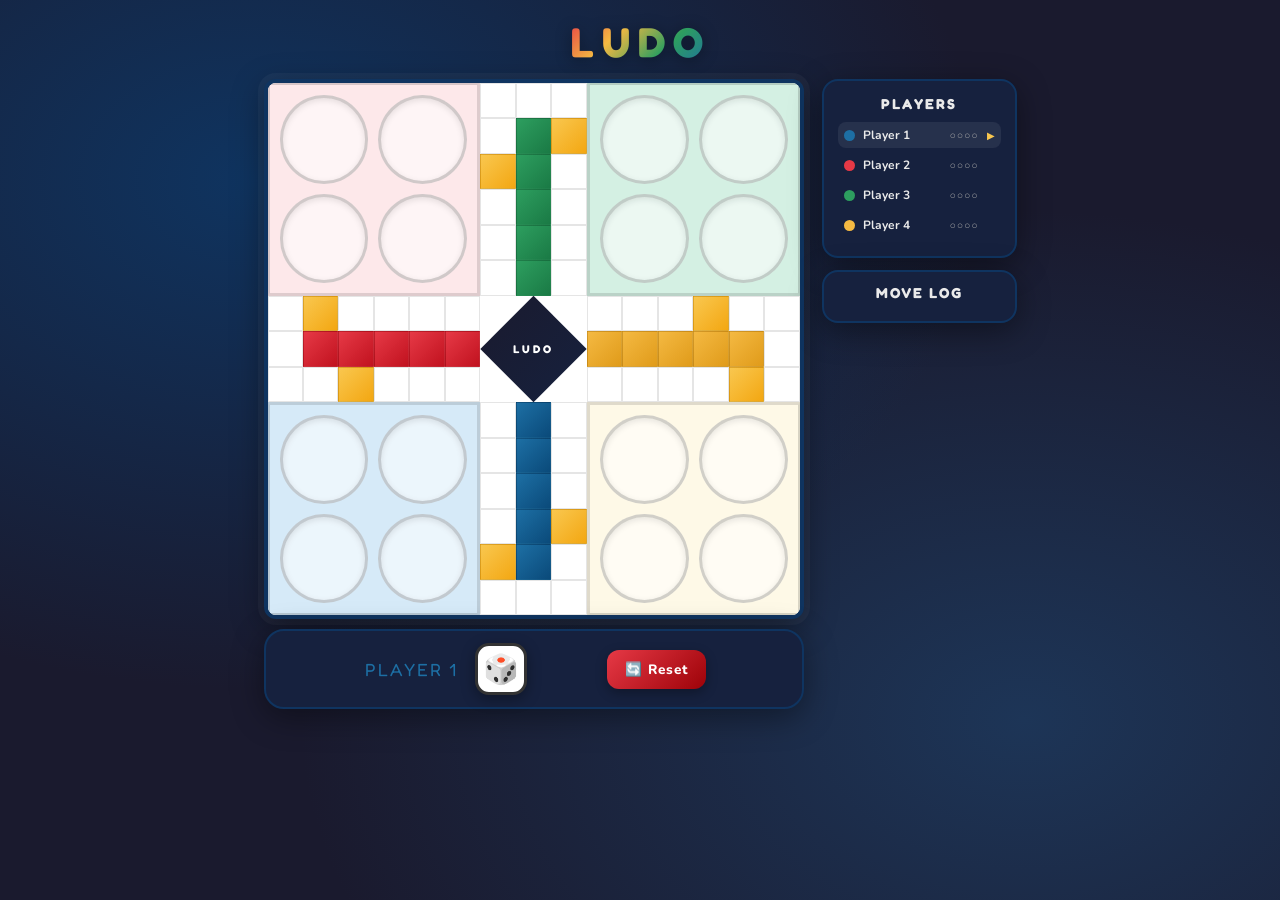
<file: index.html>
<!DOCTYPE html>
<html lang="en">

<head>
  <meta charset="UTF-8">
  <meta name="viewport" content="width=device-width, initial-scale=1.0">
  <title>LUDO</title>
  <link href="https://fonts.googleapis.com/css2?family=Fredoka+One&family=Nunito:wght@400;600;700;800&display=swap"
    rel="stylesheet">
  <style>
    :root {
      --red: #e63946;
      --green: #2d9e5f;
      --blue: #1d6fa4;
      --yellow: #f4b942;
      --red-light: #fde8ea;
      --green-light: #d4f0e3;
      --blue-light: #d6eaf8;
      --yellow-light: #fef9e7;
      --bg: #1a1a2e;
      --card: #16213e;
      --border: #0f3460;
      --text: #eaeaea;
      --safe-gold: #f9c74f;
      --shadow: 0 8px 32px rgba(0, 0, 0, 0.4);
    }

    * {
      box-sizing: border-box;
      margin: 0;
      padding: 0;
    }

    body {
      font-family: 'Nunito', sans-serif;
      background: var(--bg);
      min-height: 100vh;
      display: flex;
      flex-direction: column;
      align-items: center;
      padding: 16px;
      background-image:
        radial-gradient(ellipse at 20% 20%, #0f3460 0%, transparent 50%),
        radial-gradient(ellipse at 80% 80%, #1d3557 0%, transparent 50%);
    }

    h1 {
      font-family: 'Fredoka One', cursive;
      font-size: clamp(1.8rem, 6vw, 2.6rem);
      letter-spacing: 8px;
      background: linear-gradient(135deg, var(--red), var(--yellow), var(--green), var(--blue));
      -webkit-background-clip: text;
      -webkit-text-fill-color: transparent;
      background-clip: text;
      margin-bottom: 12px;
      filter: drop-shadow(0 2px 8px rgba(0, 0, 0, 0.4));
    }

    /* ── LAYOUT ── */
    .layout {
      display: flex;
      gap: 18px;
      align-items: flex-start;
      width: 100%;
      max-width: 780px;
      justify-content: center;
    }

    /* ── BOARD ── */
    .board-wrap {
      display: flex;
      flex-direction: column;
      align-items: center;
      gap: 10px;
    }

    .main {
      width: min(540px, 95vw);
      height: min(540px, 95vw);
      border: 4px solid #0f3460;
      display: grid;
      grid-template-columns: repeat(15, 1fr);
      grid-template-rows: repeat(15, 1fr);
      border-radius: 12px;
      overflow: hidden;
      box-shadow: var(--shadow), 0 0 0 6px rgba(255, 255, 255, 0.04);
      background: #fff;
      flex-shrink: 0;
    }

    .main>* {
      box-sizing: border-box;
      display: flex;
      justify-content: center;
      align-items: center;
    }

    .inner {
      border: 2px solid rgba(0, 0, 0, 0.15);
      display: grid;
      grid-template-columns: 1fr 1fr;
      grid-template-rows: 1fr 1fr;
      gap: 10px;
      padding: 10px;
    }

    .inner:nth-child(1) {
      grid-area: 1/1/7/7;
      background: var(--red-light);
      border-right: 3px solid rgba(0, 0, 0, 0.12);
      border-bottom: 3px solid rgba(0, 0, 0, 0.12);
    }

    .inner:nth-child(2) {
      grid-area: 1/10/7/16;
      background: var(--green-light);
      border-left: 3px solid rgba(0, 0, 0, 0.12);
      border-bottom: 3px solid rgba(0, 0, 0, 0.12);
    }

    .inner:nth-child(3) {
      grid-area: 10/1/16/7;
      background: var(--blue-light);
      border-right: 3px solid rgba(0, 0, 0, 0.12);
      border-top: 3px solid rgba(0, 0, 0, 0.12);
    }

    .inner:nth-child(4) {
      grid-area: 10/10/16/16;
      background: var(--yellow-light);
      border-left: 3px solid rgba(0, 0, 0, 0.12);
      border-top: 3px solid rgba(0, 0, 0, 0.12);
    }

    .home-circle {
      width: 100%;
      height: 100%;
      border-radius: 50%;
      border: 3px solid rgba(0, 0, 0, 0.18);
      background: rgba(255, 255, 255, 0.55);
      box-shadow: inset 0 2px 6px rgba(0, 0, 0, 0.1);
    }

    .middle {
      grid-area: 7/7/10/10;
      background: linear-gradient(135deg, #1a1a2e, #16213e);
      clip-path: polygon(50% 0%, 100% 50%, 50% 100%, 0% 50%);
      border: none;
      z-index: 2;
    }

    .middle h2 {
      font-family: 'Fredoka One', cursive;
      font-size: 0.7rem;
      letter-spacing: 3px;
      color: #fff;
    }

    .play-box {
      border: none;
      display: grid;
      gap: 0;
    }

    .play-box:nth-of-type(6) {
      grid-area: 7/1/10/7;
      grid-template-columns: repeat(6, 1fr);
      grid-template-rows: repeat(3, 1fr);
    }

    .play-box:nth-of-type(7) {
      grid-area: 1/7/7/10;
      grid-template-columns: repeat(3, 1fr);
      grid-template-rows: repeat(6, 1fr);
    }

    .play-box:nth-of-type(8) {
      grid-area: 7/10/10/16;
      grid-template-columns: repeat(6, 1fr);
      grid-template-rows: repeat(3, 1fr);
    }

    .play-box:nth-of-type(9) {
      grid-area: 10/7/16/10;
      grid-template-columns: repeat(3, 1fr);
      grid-template-rows: repeat(6, 1fr);
    }

    .box {
      width: 100%;
      height: 100%;
      border: 1px solid rgba(0, 0, 0, 0.1);
      background: #fff;
      cursor: default;
      font-size: 0.6rem;
      font-weight: 800;
      font-family: 'Nunito', sans-serif;
      position: relative;
      overflow: hidden;
    }

    /* Colour corridors */
    .play-box:nth-of-type(6) .box:nth-child(8),
    .play-box:nth-of-type(6) .box:nth-child(9),
    .play-box:nth-of-type(6) .box:nth-child(10),
    .play-box:nth-of-type(6) .box:nth-child(11),
    .play-box:nth-of-type(6) .box:nth-child(12) {
      background: linear-gradient(135deg, #e63946, #c1121f);
    }

    .play-box:nth-of-type(7) .box:nth-child(5),
    .play-box:nth-of-type(7) .box:nth-child(8),
    .play-box:nth-of-type(7) .box:nth-child(11),
    .play-box:nth-of-type(7) .box:nth-child(14),
    .play-box:nth-of-type(7) .box:nth-child(17) {
      background: linear-gradient(135deg, #2d9e5f, #1a7a45);
    }

    .play-box:nth-of-type(8) .box:nth-child(7),
    .play-box:nth-of-type(8) .box:nth-child(8),
    .play-box:nth-of-type(8) .box:nth-child(9),
    .play-box:nth-of-type(8) .box:nth-child(10),
    .play-box:nth-of-type(8) .box:nth-child(11) {
      background: linear-gradient(135deg, #f4b942, #e09b1a);
    }

    .play-box:nth-of-type(9) .box:nth-child(2),
    .play-box:nth-of-type(9) .box:nth-child(5),
    .play-box:nth-of-type(9) .box:nth-child(8),
    .play-box:nth-of-type(9) .box:nth-child(11),
    .play-box:nth-of-type(9) .box:nth-child(14) {
      background: linear-gradient(135deg, #1d6fa4, #0a4a7a);
    }

    /* Safe squares */
    .play-box:nth-of-type(6) .box:nth-child(2),
    .play-box:nth-of-type(6) .box:nth-child(15),
    .play-box:nth-of-type(7) .box:nth-child(6),
    .play-box:nth-of-type(7) .box:nth-child(7),
    .play-box:nth-of-type(8) .box:nth-child(4),
    .play-box:nth-of-type(8) .box:nth-child(17),
    .play-box:nth-of-type(9) .box:nth-child(12),
    .play-box:nth-of-type(9) .box:nth-child(13) {
      background: linear-gradient(135deg, #f9c74f, #f3a712);
    }

    .box.highlight {
      border: 3px solid #ff6b35 !important;
      cursor: pointer;
      z-index: 5;
      animation: pulse 0.75s ease-in-out infinite alternate;
    }

    @keyframes pulse {
      from {
        box-shadow: 0 0 6px rgba(255, 107, 53, 0.5);
      }

      to {
        box-shadow: 0 0 16px rgba(255, 107, 53, 1), 0 0 4px #fff;
      }
    }

    /* ── TOKEN ── */
    .token {
      width: 76%;
      height: 76%;
      border-radius: 50%;
      border: 2.5px solid rgba(255, 255, 255, 0.9);
      display: flex;
      align-items: center;
      justify-content: center;
      font-size: 0.58rem;
      font-weight: 800;
      color: #fff;
      box-shadow: 0 2px 6px rgba(0, 0, 0, 0.4);
      text-shadow: 0 1px 2px rgba(0, 0, 0, 0.5);
      position: absolute;
    }

    .token.bounce {
      animation: tokenBounce 0.4s cubic-bezier(0.34, 1.56, 0.64, 1);
    }

    @keyframes tokenBounce {
      from {
        transform: scale(0.4);
        opacity: 0.5;
      }

      to {
        transform: scale(1);
        opacity: 1;
      }
    }

    .token.captured {
      animation: tokenCapture 0.32s ease forwards;
    }

    @keyframes tokenCapture {
      0% {
        transform: scale(1);
        opacity: 1;
      }

      50% {
        transform: scale(1.6);
        opacity: 0.6;
      }

      100% {
        transform: scale(0);
        opacity: 0;
      }
    }

    /* ── SIDE PANEL ── */
    .side-panel {
      display: flex;
      flex-direction: column;
      gap: 12px;
      width: 195px;
    }

    .scoreboard {
      background: var(--card);
      border: 2px solid var(--border);
      border-radius: 16px;
      padding: 14px;
      box-shadow: var(--shadow);
    }

    .scoreboard h3 {
      font-family: 'Fredoka One', cursive;
      font-size: 0.9rem;
      color: var(--text);
      letter-spacing: 2px;
      margin-bottom: 10px;
      text-align: center;
    }

    .score-row {
      display: flex;
      align-items: center;
      gap: 8px;
      padding: 5px 6px;
      border-radius: 8px;
      margin-bottom: 4px;
      transition: background 0.3s;
    }

    .score-row.active-turn {
      background: rgba(255, 255, 255, 0.07);
    }

    .score-dot {
      width: 11px;
      height: 11px;
      border-radius: 50%;
      flex-shrink: 0;
    }

    .score-name {
      font-size: 0.75rem;
      font-weight: 700;
      color: var(--text);
      flex: 1;
    }

    .score-pip {
      font-size: 0.65rem;
      color: #aaa;
      letter-spacing: 1px;
    }

    .turn-arrow {
      font-size: 0.65rem;
      color: #f9c74f;
      opacity: 0;
      transition: opacity 0.2s;
    }

    .score-row.active-turn .turn-arrow {
      opacity: 1;
    }

    .log-box {
      background: var(--card);
      border: 2px solid var(--border);
      border-radius: 16px;
      padding: 12px;
      box-shadow: var(--shadow);
    }

    .log-box h3 {
      font-family: 'Fredoka One', cursive;
      font-size: 0.9rem;
      color: var(--text);
      letter-spacing: 2px;
      margin-bottom: 8px;
      text-align: center;
    }

    .log-list {
      display: flex;
      flex-direction: column;
      gap: 4px;
      max-height: 180px;
      overflow-y: auto;
      scrollbar-width: none;
    }

    .log-list::-webkit-scrollbar {
      display: none;
    }

    .log-entry {
      font-size: 0.68rem;
      color: #bbb;
      padding: 3px 7px;
      border-radius: 6px;
      background: rgba(255, 255, 255, 0.04);
      animation: logSlide 0.3s ease;
      border-left: 3px solid transparent;
    }

    @keyframes logSlide {
      from {
        opacity: 0;
        transform: translateY(-5px);
      }

      to {
        opacity: 1;
        transform: translateY(0);
      }
    }

    /* ── DICE PANEL ── */
    .dice-panel {
      display: flex;
      align-items: center;
      gap: 14px;
      background: var(--card);
      border: 2px solid var(--border);
      border-radius: 20px;
      padding: 12px 18px;
      box-shadow: var(--shadow);
      flex-wrap: wrap;
      justify-content: center;
      width: min(540px, 95vw);
    }

    .turn-label {
      font-family: 'Fredoka One', cursive;
      font-size: 1.1rem;
      letter-spacing: 2px;
      color: var(--text);
      min-width: 100px;
      text-align: center;
      transition: color 0.4s;
    }

    .dice {
      width: 52px;
      height: 52px;
      background: #fff;
      border: 3px solid #333;
      border-radius: 14px;
      cursor: pointer;
      font-size: 1.8rem;
      font-weight: 800;
      display: flex;
      align-items: center;
      justify-content: center;
      box-shadow: 0 4px 14px rgba(0, 0, 0, 0.35);
      transition: transform 0.12s, box-shadow 0.12s;
      user-select: none;
      color: #1a1a2e;
    }

    .dice:hover:not(:disabled) {
      transform: scale(1.08) rotate(-4deg);
      box-shadow: 0 6px 20px rgba(0, 0, 0, 0.45);
    }

    .dice:active:not(:disabled) {
      transform: scale(0.94);
    }

    .dice:disabled {
      opacity: 0.4;
      cursor: not-allowed;
    }

    .dice.rolling {
      animation: diceRoll 0.5s ease;
    }

    @keyframes diceRoll {
      0% {
        transform: rotate(0deg) scale(1);
      }

      25% {
        transform: rotate(-20deg) scale(1.15);
      }

      50% {
        transform: rotate(20deg) scale(0.9);
      }

      75% {
        transform: rotate(-10deg) scale(1.1);
      }

      100% {
        transform: rotate(0deg) scale(1);
      }
    }

    .roll-flash {
      font-family: 'Fredoka One', cursive;
      font-size: 0.95rem;
      color: var(--safe-gold);
      min-width: 52px;
      text-align: center;
    }

    /* ── RESET BUTTON ── */
    .reset-btn {
      background: linear-gradient(135deg, #e63946, #9d0208);
      color: #fff;
      border: none;
      border-radius: 12px;
      padding: 10px 18px;
      font-size: 0.85rem;
      font-family: 'Nunito', sans-serif;
      font-weight: 800;
      cursor: pointer;
      letter-spacing: 1px;
      transition: transform 0.15s, box-shadow 0.15s;
      box-shadow: 0 4px 12px rgba(0, 0, 0, 0.3);
      display: flex;
      align-items: center;
      gap: 6px;
    }

    .reset-btn:hover {
      transform: translateY(-2px);
      box-shadow: 0 6px 16px rgba(0, 0, 0, 0.4);
    }

    .reset-btn:active {
      transform: scale(0.96);
    }

    /* ── TOAST ── */
    .toast {
      position: fixed;
      bottom: 24px;
      left: 50%;
      transform: translateX(-50%) translateY(80px);
      background: #1a1a2e;
      border: 2px solid var(--border);
      color: var(--text);
      padding: 10px 22px;
      border-radius: 30px;
      font-family: 'Fredoka One', cursive;
      font-size: 0.95rem;
      letter-spacing: 1px;
      box-shadow: 0 6px 24px rgba(0, 0, 0, 0.5);
      transition: transform 0.35s cubic-bezier(0.34, 1.56, 0.64, 1), opacity 0.35s;
      opacity: 0;
      z-index: 200;
      pointer-events: none;
    }

    .toast.show {
      transform: translateX(-50%) translateY(0);
      opacity: 1;
    }

    /* ── WINNER OVERLAY ── */
    .winner-overlay {
      display: none;
      position: fixed;
      inset: 0;
      background: rgba(0, 0, 0, 0.78);
      z-index: 100;
      align-items: center;
      justify-content: center;
      flex-direction: column;
    }

    .winner-overlay.show {
      display: flex;
    }

    .winner-card {
      background: var(--card);
      border: 3px solid var(--border);
      border-radius: 24px;
      padding: 36px 56px;
      text-align: center;
      box-shadow: 0 20px 60px rgba(0, 0, 0, 0.6);
      animation: popIn 0.4s cubic-bezier(0.34, 1.56, 0.64, 1);
    }

    @keyframes popIn {
      from {
        transform: scale(0.5);
        opacity: 0;
      }

      to {
        transform: scale(1);
        opacity: 1;
      }
    }

    .winner-card h2 {
      font-family: 'Fredoka One', cursive;
      font-size: 2.2rem;
      color: var(--safe-gold);
      margin-bottom: 8px;
    }

    .winner-card p {
      color: var(--text);
      font-size: 1rem;
      margin-bottom: 18px;
    }

    .restart-btn {
      background: linear-gradient(135deg, var(--blue), #0a4a7a);
      color: #fff;
      border: none;
      border-radius: 12px;
      padding: 11px 28px;
      font-size: 0.95rem;
      font-family: 'Nunito', sans-serif;
      font-weight: 800;
      cursor: pointer;
      letter-spacing: 1px;
      transition: transform 0.15s, box-shadow 0.15s;
      box-shadow: 0 4px 12px rgba(0, 0, 0, 0.3);
    }

    .restart-btn:hover {
      transform: translateY(-2px);
      box-shadow: 0 6px 16px rgba(0, 0, 0, 0.4);
    }

    /* ── CONFETTI ── */
    .confetti-piece {
      position: fixed;
      top: -10px;
      border-radius: 2px;
      opacity: 0.9;
      pointer-events: none;
      z-index: 300;
      animation: confettiFall linear forwards;
    }

    @keyframes confettiFall {
      0% {
        transform: translateY(0) rotate(0deg);
        opacity: 1;
      }

      100% {
        transform: translateY(110vh) rotate(720deg);
        opacity: 0;
      }
    }

    /* ── MOBILE: stack board on top, side panel below ── */
    @media (max-width: 720px) {
      .layout {
        flex-direction: column;
        align-items: center;
        gap: 12px;
      }

      .side-panel {
        width: min(540px, 95vw);
        flex-direction: row;
        flex-wrap: wrap;
        gap: 10px;
      }

      .scoreboard {
        flex: 1;
        min-width: 160px;
      }

      .log-box {
        flex: 1;
        min-width: 160px;
      }

      .log-list {
        max-height: 120px;
      }
    }
  </style>
</head>

<body>

  <h1>LUDO</h1>

  <div class="layout">
    <!-- Board + controls -->
    <div class="board-wrap">
      <div class="main">
        <!-- Home quadrants -->
        <div class="inner">
          <div class="home-circle"></div>
          <div class="home-circle"></div>
          <div class="home-circle"></div>
          <div class="home-circle"></div>
        </div>
        <div class="inner">
          <div class="home-circle"></div>
          <div class="home-circle"></div>
          <div class="home-circle"></div>
          <div class="home-circle"></div>
        </div>
        <div class="inner">
          <div class="home-circle"></div>
          <div class="home-circle"></div>
          <div class="home-circle"></div>
          <div class="home-circle"></div>
        </div>
        <div class="inner">
          <div class="home-circle"></div>
          <div class="home-circle"></div>
          <div class="home-circle"></div>
          <div class="home-circle"></div>
        </div>

        <!-- Centre diamond -->
        <div class="middle">
          <h2>LUDO</h2>
        </div>

        <!-- Play tracks (18 cells each) -->
        <div class="play-box">
          <button class="box"></button><button class="box"></button><button class="box"></button>
          <button class="box"></button><button class="box"></button><button class="box"></button>
          <button class="box"></button><button class="box"></button><button class="box"></button>
          <button class="box"></button><button class="box"></button><button class="box"></button>
          <button class="box"></button><button class="box"></button><button class="box"></button>
          <button class="box"></button><button class="box"></button><button class="box"></button>
        </div>
        <div class="play-box">
          <button class="box"></button><button class="box"></button><button class="box"></button>
          <button class="box"></button><button class="box"></button><button class="box"></button>
          <button class="box"></button><button class="box"></button><button class="box"></button>
          <button class="box"></button><button class="box"></button><button class="box"></button>
          <button class="box"></button><button class="box"></button><button class="box"></button>
          <button class="box"></button><button class="box"></button><button class="box"></button>
        </div>
        <div class="play-box">
          <button class="box"></button><button class="box"></button><button class="box"></button>
          <button class="box"></button><button class="box"></button><button class="box"></button>
          <button class="box"></button><button class="box"></button><button class="box"></button>
          <button class="box"></button><button class="box"></button><button class="box"></button>
          <button class="box"></button><button class="box"></button><button class="box"></button>
          <button class="box"></button><button class="box"></button><button class="box"></button>
        </div>
        <div class="play-box">
          <button class="box"></button><button class="box"></button><button class="box"></button>
          <button class="box"></button><button class="box"></button><button class="box"></button>
          <button class="box"></button><button class="box"></button><button class="box"></button>
          <button class="box"></button><button class="box"></button><button class="box"></button>
          <button class="box"></button><button class="box"></button><button class="box"></button>
          <button class="box"></button><button class="box"></button><button class="box"></button>
        </div>
      </div><!-- /.main -->

      <!-- Dice row -->
      <div class="dice-panel">
        <div class="turn-label" id="turnLabel">PLAYER 1</div>
        <button class="dice" id="diceBtn">🎲</button>
        <div class="roll-flash" id="rollFlash"></div>
        <button class="reset-btn" id="resetBtn">🔄 Reset</button>
      </div>
    </div><!-- /.board-wrap -->

    <!-- Scoreboard + log -->
    <div class="side-panel">
      <div class="scoreboard">
        <h3>PLAYERS</h3>
        <div class="score-row active-turn" id="sr-blue">
          <div class="score-dot" style="background:#1d6fa4"></div>
          <div class="score-name">Player 1</div>
          <div class="score-pip" id="pip-blue">○○○○</div>
          <div class="turn-arrow">▶</div>
        </div>
        <div class="score-row" id="sr-red">
          <div class="score-dot" style="background:#e63946"></div>
          <div class="score-name">Player 2</div>
          <div class="score-pip" id="pip-red">○○○○</div>
          <div class="turn-arrow">▶</div>
        </div>
        <div class="score-row" id="sr-green">
          <div class="score-dot" style="background:#2d9e5f"></div>
          <div class="score-name">Player 3</div>
          <div class="score-pip" id="pip-green">○○○○</div>
          <div class="turn-arrow">▶</div>
        </div>
        <div class="score-row" id="sr-yellow">
          <div class="score-dot" style="background:#f4b942"></div>
          <div class="score-name">Player 4</div>
          <div class="score-pip" id="pip-yellow">○○○○</div>
          <div class="turn-arrow">▶</div>
        </div>
      </div>

      <div class="log-box">
        <h3>MOVE LOG</h3>
        <div class="log-list" id="logList"></div>
      </div>
    </div>
  </div><!-- /.layout -->

  <div class="toast" id="toast"></div>

  <div class="winner-overlay" id="winnerOverlay">
    <div class="winner-card">
      <h2>🏆 Winner!</h2>
      <p id="winnerText"></p>
      <button class="restart-btn" onclick="resetGame()">Play Again</button>
    </div>
  </div>

  <script>

    var bluePath = [63, 60, 57, 54, 17, 16, 15, 14, 13, 12, 6, 0, 1, 2, 3, 4, 5, 33, 30, 27, 24, 21, 18, 19, 20, 23, 26, 29, 32, 35, 36, 37, 38, 39, 40, 41, 47, 53, 52, 51, 50, 49, 48, 56, 59, 62, 65, 68, 71, 70, 67, 64, 61, 58, 55];
    var redPath = [2, 3, 4, 5, 33, 30, 27, 24, 21, 18, 19, 20, 23, 26, 29, 32, 35, 36, 37, 38, 39, 40, 41, 47, 53, 52, 51, 50, 49, 48, 56, 59, 62, 65, 68, 71, 70, 69, 66, 63, 60, 57, 54, 17, 16, 15, 14, 13, 12, 6, 7, 8, 9, 10, 11];
    var greenPath = [26, 29, 32, 35, 36, 37, 38, 39, 40, 41, 47, 53, 52, 51, 50, 49, 48, 56, 59, 62, 65, 68, 71, 70, 69, 66, 63, 60, 57, 54, 17, 16, 15, 14, 13, 12, 6, 0, 1, 2, 3, 4, 5, 33, 30, 27, 24, 21, 18, 19, 22, 25, 28, 31, 34];
    var yellowPath = [51, 50, 49, 48, 56, 59, 62, 65, 68, 71, 70, 69, 66, 63, 60, 57, 54, 17, 16, 15, 14, 13, 12, 6, 0, 1, 2, 3, 4, 5, 33, 30, 27, 24, 21, 18, 19, 20, 23, 26, 29, 32, 35, 36, 37, 38, 39, 40, 41, 47, 46, 45, 44, 43, 42];
    var SAFE_SQUARES = [1, 14, 23, 24, 39, 52, 65, 66];

    var DICE_FACES = ['', '⚀', '⚁', '⚂', '⚃', '⚄', '⚅'];

    var COLOR_HEX = {
      blue: '#1d6fa4',
      red: '#e63946',
      green: '#2d9e5f',
      yellow: '#f4b942'
    };

    var players = [];
    var currentPlayerIndex = 0;
    var gameState = 'IDLE';


    var boxes = document.querySelectorAll('.box');
    var diceBtn = document.getElementById('diceBtn');
    var resetBtn = document.getElementById('resetBtn');
    var turnLabel = document.getElementById('turnLabel');
    var rollFlash = document.getElementById('rollFlash');
    var logList = document.getElementById('logList');
    var toastEl = document.getElementById('toast');
    var winnerOverlay = document.getElementById('winnerOverlay');
    var winnerText = document.getElementById('winnerText');

    var audioCtx = new (window.AudioContext || window.webkitAudioContext)();

    function playTone(freq, type, duration, vol) {
      if (vol === undefined) { vol = 0.15; }
      var osc = audioCtx.createOscillator();
      var gain = audioCtx.createGain();
      osc.connect(gain);
      gain.connect(audioCtx.destination);
      osc.type = type;
      osc.frequency.setValueAtTime(freq, audioCtx.currentTime);
      gain.gain.setValueAtTime(vol, audioCtx.currentTime);
      gain.gain.exponentialRampToValueAtTime(0.001, audioCtx.currentTime + duration);
      osc.start();
      osc.stop(audioCtx.currentTime + duration);
    }

    function soundRoll() { playTone(180, 'sawtooth', 0.08); playTone(240, 'sawtooth', 0.12); }
    function soundMove() { playTone(440, 'sine', 0.06, 0.1); }
    function soundLand() { playTone(660, 'sine', 0.14, 0.14); }
    function soundCapture() { playTone(220, 'sawtooth', 0.18, 0.22); playTone(160, 'sawtooth', 0.22, 0.18); }
    function soundSix() { playTone(880, 'sine', 0.1); setTimeout(function () { playTone(1100, 'sine', 0.14); }, 80); }
    function soundWin() {
      var notes = [523, 659, 784, 1047];
      for (var i = 0; i < notes.length; i++) {
        (function (note, delay) {
          setTimeout(function () { playTone(note, 'sine', 0.45, 0.22); }, delay);
        })(notes[i], i * 130);
      }
    }

    var toastTimer = null;

    function showToast(message) {
      toastEl.textContent = message;
      toastEl.classList.add('show');
      clearTimeout(toastTimer);
      toastTimer = setTimeout(function () {
        toastEl.classList.remove('show');
      }, 2200);
    }

    function addLog(message, color) {
      var entry = document.createElement('div');
      entry.className = 'log-entry';
      entry.style.borderLeftColor = color;
      entry.textContent = message;
      logList.prepend(entry);
      while (logList.children.length > 40) {
        logList.removeChild(logList.lastChild);
      }
    }


    function makeToken(id) {
      return {
        id: id,       
        position: -1,       
        finished: false,    
        element: null      
      };
    }

    function makePlayer(name, color, homeSquare, path) {
      return {
        name: name,
        color: color,
        homeSquare: homeSquare,
        path: path,
        tokens: [makeToken(0), makeToken(1), makeToken(2), makeToken(3)]
      };
    }

    function buildPlayers() {
      players = [
        makePlayer('Player 1', 'blue', 66, bluePath),
        makePlayer('Player 2', 'red', 1, redPath),
        makePlayer('Player 3', 'green', 23, greenPath),
        makePlayer('Player 4', 'yellow', 52, yellowPath)
      ];
      currentPlayerIndex = 0;
    }

    function currentPlayer() {
      return players[currentPlayerIndex];
    }

    function tokensInBase(player) {
      var result = [];
      for (var i = 0; i < player.tokens.length; i++) {
        if (player.tokens[i].position === -1) {
          result.push(player.tokens[i]);
        }
      }
      return result;
    }

    function tokensOnBoard(player) {
      var result = [];
      for (var i = 0; i < player.tokens.length; i++) {
        var t = player.tokens[i];
        if (t.position !== -1 && !t.finished) {
          result.push(t);
        }
      }
      return result;
    }

    function rollDice() {
      if (gameState !== 'IDLE') { return; }

      audioCtx.resume();

      var roll = Math.floor(Math.random() * 6) + 1;

      diceBtn.classList.remove('rolling');
      void diceBtn.offsetWidth; 
      diceBtn.classList.add('rolling');
      diceBtn.textContent = DICE_FACES[roll];

      if (roll === 6) {
        rollFlash.textContent = '🔥 SIX!';
      } else {
        rollFlash.textContent = 'rolled ' + roll;
      }
      setTimeout(function () { rollFlash.textContent = ''; }, 1800);

      soundRoll();
      if (roll === 6) {
        setTimeout(soundSix, 160);
      }

      addLog(currentPlayer().name + ' rolled ' + roll, COLOR_HEX[currentPlayer().color]);

      diceBtn.disabled = true;
      gameState = 'ROLLED';

      showPossibleMoves(roll);
    }

    function showPossibleMoves(roll) {
      clearHighlights();

      var player = currentPlayer();
      var anyMove = false;

      if (roll === 6 && tokensInBase(player).length > 0) {
        var tokenToSpawn = tokensInBase(player)[0];
        
        (function (tok) {
          highlightSquare(player.homeSquare, function () {
            spawnToken(player, tok);
          });
        })(tokenToSpawn);
        anyMove = true;
      }

      var onBoard = tokensOnBoard(player);
      for (var i = 0; i < onBoard.length; i++) {
        var tok = onBoard[i];
        var nextStep = tok.position + roll;

        if (nextStep < player.path.length) {          

          (function (chosenTok, dest) {
            highlightSquare(player.path[dest], function () {  
              moveToken(player, chosenTok, dest);
            });
          })(tok, nextStep);

          anyMove = true;
        }
      }

      if (!anyMove) {
        showToast('No moves available!');
        addLog(player.name + ' — skipped', '#666');
        setTimeout(nextTurn, 700);
      }
    }

    function spawnToken(player, token) {
      gameState = 'ANIMATING';
      clearHighlights();
      diceBtn.disabled = true;

      token.position = 0; 
      drawAllTokens(token);
      soundLand();
      addLog(player.name + ' entered the board', COLOR_HEX[player.color]);

      checkCapture(player, token);
      updatePips();
      if (checkWin(player)) { return; }
      setTimeout(nextTurn, 400);
    }

    function moveToken(player, token, destStep) {
      gameState = 'ANIMATING';
      clearHighlights();
      diceBtn.disabled = true;

      function doNextStep() {
        if (token.position >= destStep) {
          afterMove(player, token);
          return;
        }
        token.position++;                
        drawAllTokens(token);           
        soundMove();
        setTimeout(doNextStep, 160);    
      }

      doNextStep();
    }

    function afterMove(player, token) {
      soundLand();
      addLog(player.name + ' moved to step ' + token.position, COLOR_HEX[player.color]);
      checkCapture(player, token);
      updatePips();

      if (checkWin(player)) {
        return; 
      }

      drawAllTokens();
      setTimeout(nextTurn, 320);
    }

    
    function checkCapture(attacker, attackerToken) {
      var landedSquare = attacker.path[attackerToken.position];  

      if (SAFE_SQUARES.indexOf(landedSquare) !== -1) {
        return;
      }

      for (var p = 0; p < players.length; p++) {
        var opponent = players[p];
        if (opponent.color === attacker.color) { continue; } 

        for (var t = 0; t < opponent.tokens.length; t++) {
          var oppToken = opponent.tokens[t];
          if (oppToken.position === -1 || oppToken.finished) { continue; }

          var oppSquare = opponent.path[oppToken.position]; 
          if (oppSquare !== landedSquare) { continue; }

          
          soundCapture();
          showToast('💥 ' + attacker.name + ' captured ' + opponent.name + '!');
          addLog(attacker.name + ' captured ' + opponent.name + '!', '#ff6b35');

          if (oppToken.element) {
            oppToken.element.classList.add('captured');
            (function (tok) {
              setTimeout(function () {
                tok.position = -1;
                drawAllTokens();
                updatePips();
              }, 340);
            })(oppToken);
          } else {
            oppToken.position = -1;
          }
        }
      }
    }

    function checkWin(player) {
      var lastStep = player.path.length - 1;  

      for (var i = 0; i < player.tokens.length; i++) {
        var tok = player.tokens[i];
        if (!tok.finished && tok.position < lastStep) {
          return false;
        }
        if (tok.position >= lastStep) {
          tok.finished = true;
        }
      }

      winnerText.textContent = player.name + ' wins! 🎉';
      winnerOverlay.classList.add('show');
      soundWin();
      launchConfetti();
      return true;
    }

    function nextTurn() {
      currentPlayerIndex = (currentPlayerIndex + 1) % players.length;
      var next = currentPlayer();
      turnLabel.textContent = next.name.toUpperCase();
      turnLabel.style.color = COLOR_HEX[next.color];
      gameState = 'IDLE';
      diceBtn.disabled = false;
      updateScoreboard();
    }

    function resetGame() {
      winnerOverlay.classList.remove('show');

      boxes.forEach(function (box) {
        var tokens = box.querySelectorAll('.token');
        tokens.forEach(function (t) { t.remove(); });
      });

      logList.innerHTML = '';
      rollFlash.textContent = '';

      buildPlayers();

      var first = currentPlayer();
      turnLabel.textContent = first.name.toUpperCase();
      turnLabel.style.color = COLOR_HEX[first.color];
      gameState = 'IDLE';
      diceBtn.disabled = false;
      diceBtn.textContent = '🎲';

      updateScoreboard();
      updatePips();

      addLog('Game reset — Player 1 starts!', '#aaa');
    }

    function drawAllTokens(movingToken) {
      boxes.forEach(function (box) {
        var toks = box.querySelectorAll('.token:not(.captured)');
        toks.forEach(function (t) { t.remove(); });
      });

      var squareMap = {};
      for (var p = 0; p < players.length; p++) {
        var player = players[p];
        for (var t = 0; t < player.tokens.length; t++) {
          var tok = player.tokens[t];
          if (tok.position === -1 || tok.finished) { continue; }
          var squareIdx = player.path[tok.position];  
          if (!squareMap[squareIdx]) { squareMap[squareIdx] = []; }
          squareMap[squareIdx].push({ player: player, token: tok });
        }
      }

      for (var squareIdx in squareMap) {
        var occupants = squareMap[squareIdx];
        for (var ei = 0; ei < occupants.length; ei++) {
          var occ = occupants[ei];
          var dot = document.createElement('div');
          dot.className = 'token';
          if (occ.token === movingToken) {
            dot.classList.add('bounce');
          }

          dot.textContent = occ.token.id + 1;
          dot.style.background = COLOR_HEX[occ.player.color];

          if (occupants.length > 1) {
            var offsets = [['7%', '7%'], ['47%', '7%'], ['7%', '47%'], ['47%', '47%']];
            dot.style.width = '44%';
            dot.style.height = '44%';
            dot.style.left = offsets[ei % 4][0];
            dot.style.top = offsets[ei % 4][1];
          }

          occ.token.element = dot;
          boxes[squareIdx].appendChild(dot);
        }
      }
    }

    function updatePips() {
      for (var p = 0; p < players.length; p++) {
        var player = players[p];
        var pip = document.getElementById('pip-' + player.color);
        if (!pip) { continue; }

        var stars = 0; 
        var circles = 0; 
        var empties = 0; 

        for (var t = 0; t < player.tokens.length; t++) {
          var tok = player.tokens[t];
          if (tok.finished) {
            stars++;
          } else if (tok.position === -1) {
            empties++;
          } else {
            circles++;
          }
        }

        pip.textContent = '★'.repeat(stars) + '●'.repeat(circles) + '○'.repeat(empties);
      }
    }

    function updateScoreboard() {
      for (var p = 0; p < players.length; p++) {
        var player = players[p];
        var row = document.getElementById('sr-' + player.color);
        if (!row) { continue; }

        if (p === currentPlayerIndex) {
          row.classList.add('active-turn');
        } else {
          row.classList.remove('active-turn');
        }
      }
    }

    function highlightSquare(index, callback) {
      boxes[index].classList.add('highlight');
      boxes[index].style.cursor = 'pointer';
      boxes[index].onclick = function () {
        audioCtx.resume();
        callback();
      };
    }

    function clearHighlights() {
      boxes.forEach(function (box) {
        box.classList.remove('highlight');
        box.style.cursor = 'default';
        box.onclick = null;
      });
    }

    function launchConfetti() {
      var colors = ['#e63946', '#2d9e5f', '#1d6fa4', '#f4b942', '#fff', '#f9c74f', '#ff6b35'];

      for (var i = 0; i < 130; i++) {
        (function (delay) {
          setTimeout(function () {
            var piece = document.createElement('div');
            piece.className = 'confetti-piece';
            piece.style.left = (Math.random() * 100) + 'vw';
            piece.style.background = colors[Math.floor(Math.random() * colors.length)];
            piece.style.width = (Math.random() * 9 + 5) + 'px';
            piece.style.height = (Math.random() * 9 + 5) + 'px';
            piece.style.borderRadius = Math.random() > 0.5 ? '50%' : '3px';

            var duration = Math.random() * 2.5 + 1.8;
            piece.style.animationDuration = duration + 's';
            document.body.appendChild(piece);

            setTimeout(function () { piece.remove(); }, duration * 1000 + 50);
          }, delay);
        })(i * 22);
      }
    }

    
    diceBtn.addEventListener('click', rollDice);
    resetBtn.addEventListener('click', resetGame);


    buildPlayers();

    var firstPlayer = currentPlayer();
    turnLabel.style.color = COLOR_HEX[firstPlayer.color];

    updateScoreboard();
    updatePips();
  </script>
</body>

</html>
</file>
